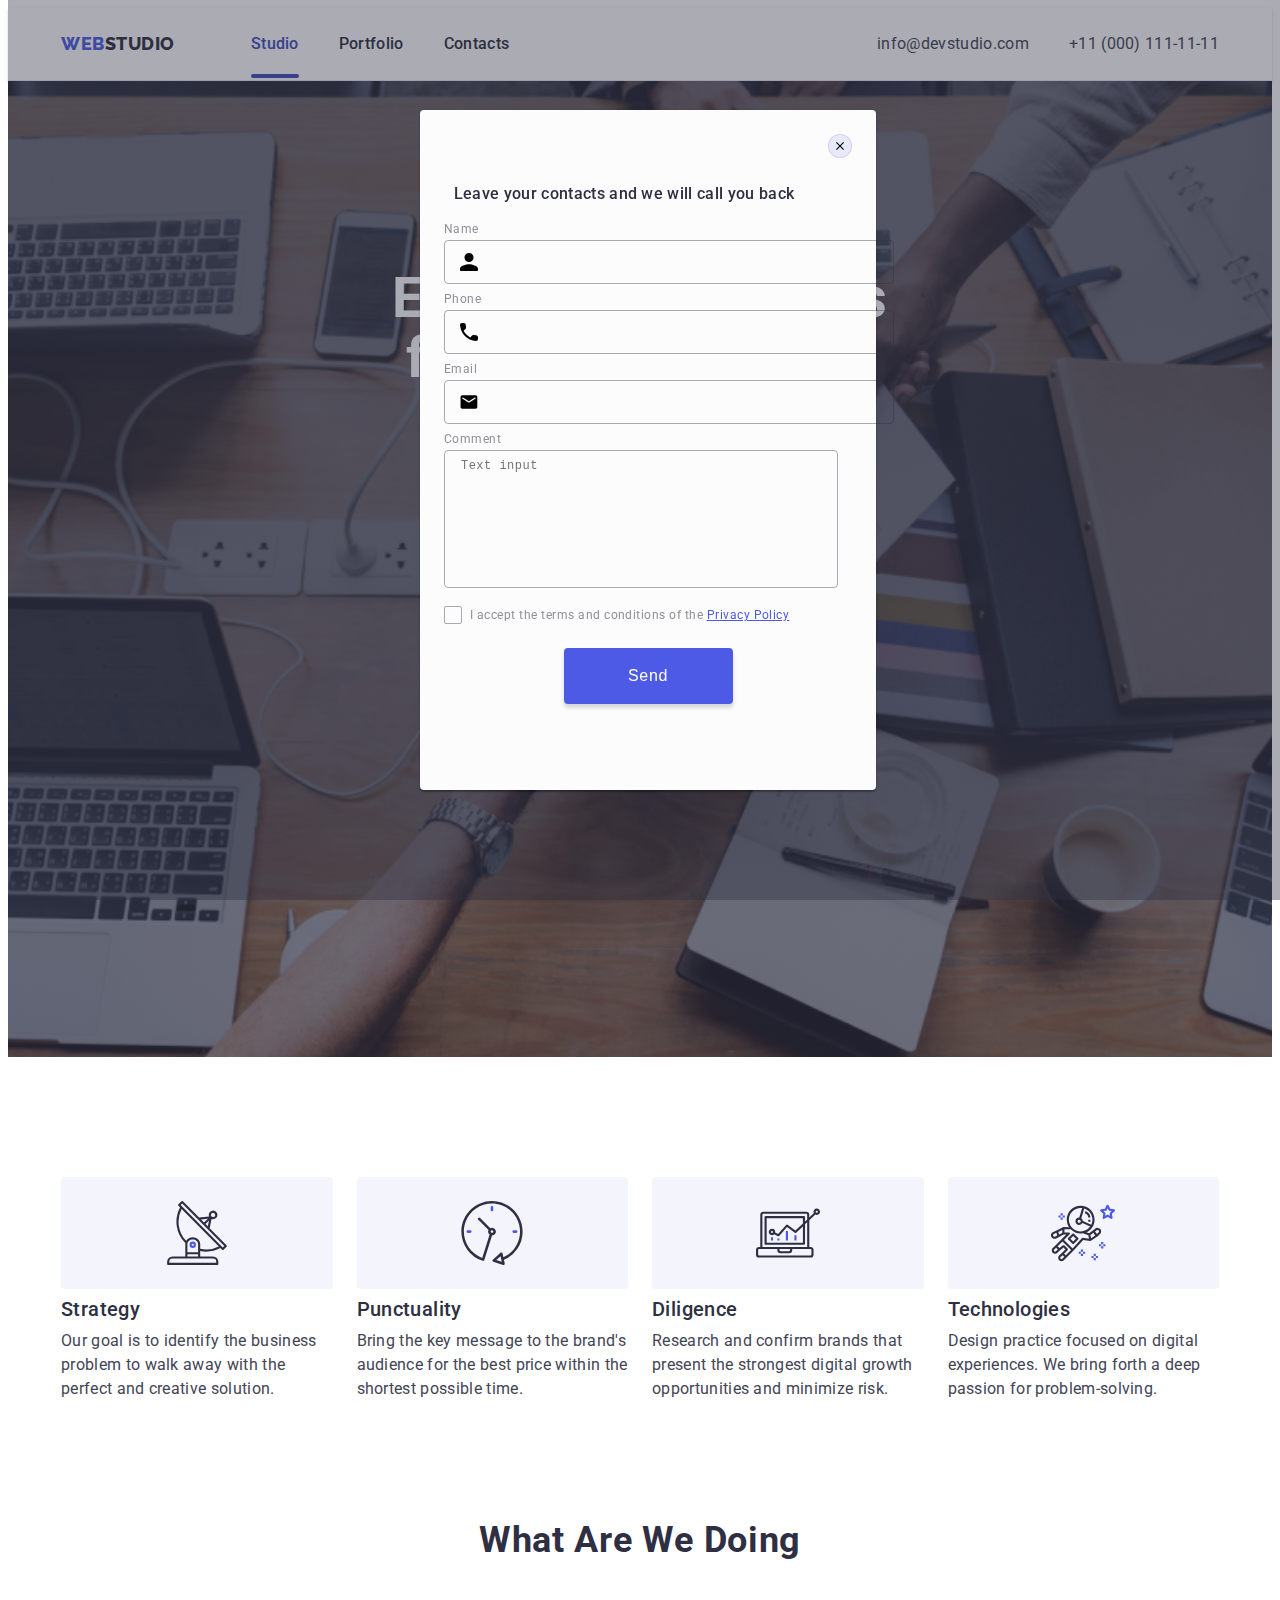
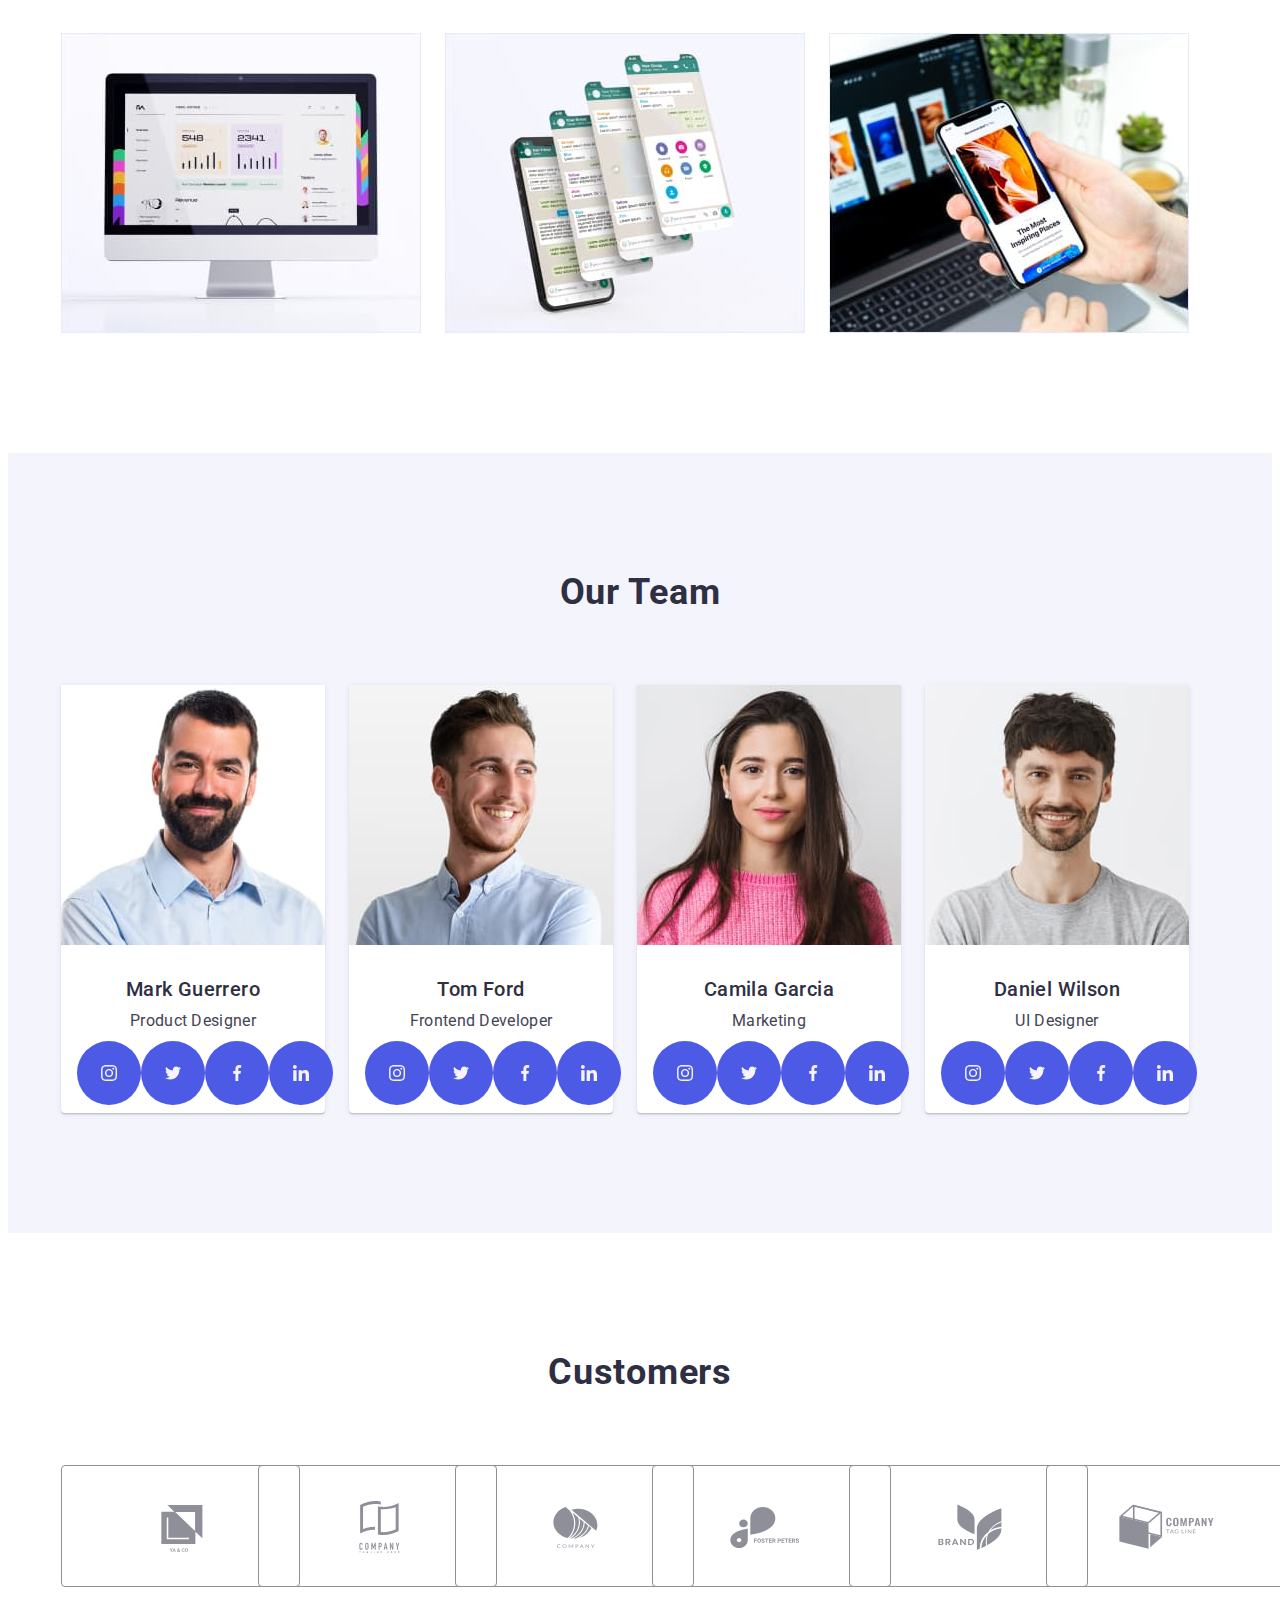
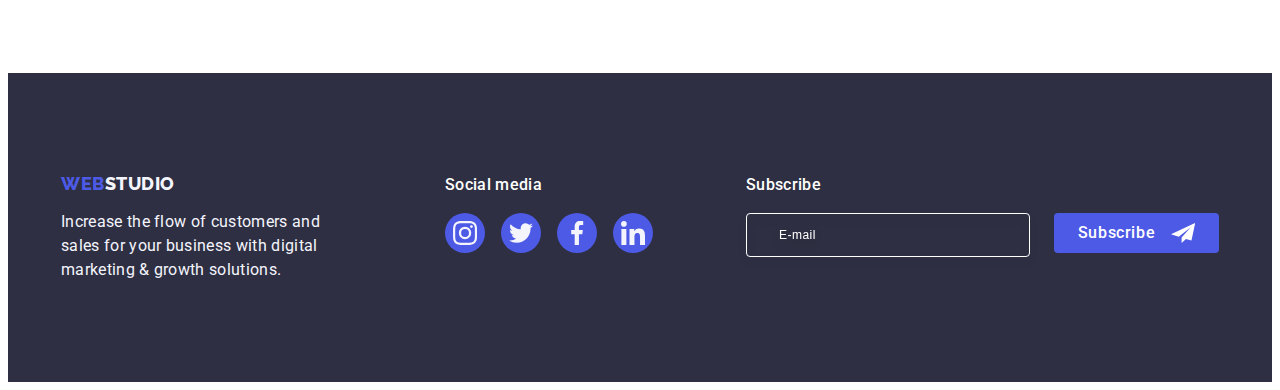
<file: index.html>
<!DOCTYPE html>
<html lang="en">
  <head>
    <meta charset="UTF-8" />
    <meta http-equiv="X-UA-Compatible" content="IE=edge" />
    <meta name="viewport" content="width=device-width, initial-scale=1.0" />
    <link rel="preconnect" href="https://fonts.googleapis.com" />
    <link rel="preconnect" href="https://fonts.gstatic.com" crossorigin />
    <link
      href="https://fonts.googleapis.com/css2?family=Raleway:wght@800&family=Roboto:wght@400;500;700;900&display=swap"
      rel="stylesheet"
    />
    <title>WebStudio</title>
    <link
      rel="stylesheet"
      href="https://cdnjs.cloudflare.com/ajax/libs/modern-normalize/2.0.0/modern-normalize.min.css"
      integrity="sha512-4xo8blKMVCiXpTaLzQSLSw3KFOVPWhm/TRtuPVc4WG6kUgjH6J03IBuG7JZPkcWMxJ5huwaBpOpnwYElP/m6wg=="
      crossorigin="anonymous"
      referrerpolicy="no-referrer"
    />
    <link rel="stylesheet" href="./css/styles.css" />
  </head>

  <body>
    <header class="header">
      <div class="container header-container">
        <nav class="header-navigation list">
          <a href="./index.html" class="header-logo link">
            Web<span class="header-logo-span">Studio</span></a
          >
          <ul class="header-menu list">
            <li class="header-menu-item list">
              <a class="header-menu-link link active" href="./index.html"
                >Studio</a
              >
            </li>
            <li class="header-menu-item list">
              <a class="header-menu-link link" href="./portfolio.html"
                >Portfolio</a
              >
            </li>
            <li class="header-menu-item list">
              <a class="header-menu-link link" href="">Contacts</a>
            </li>
          </ul>
        </nav>

        <address class="header-contacts-list">
          <ul class="header-contacts-item list">
            <li>
              <a
                class="header-contacts-link link"
                href="mailto:info@devstudio.com"
                >info@devstudio.com</a
              >
            </li>
            <li>
              <a class="header-contacts-link link" href="tel:+110001111111"
                >+11 (000) 111-11-11</a
              >
            </li>
          </ul>
        </address>
      </div>
    </header>

    <main>
      <section class="hero">
        <div class="container hero-container">
          <h1 class="hero-title">Effective Solutions for Your Business</h1>
          <button type="button" class="hero-btn" data-modal-open>
            Order Service
          </button>
        </div>
      </section>

      <section class="adv">
        <div class="container">
          <h2 class="visually-hidden">info</h2>
          <ul class="adv-list list">
            <li class="adv-item">
              <div class="adv-icons">
                <svg class="adv-fon" width="64" height="64">
                  <use href="./images/icons2.svg#icon-antenna-1"></use>
                </svg>
              </div>
              <h3 class="adv-title">Strategy</h3>
              <p class="adv-text">
                Our goal is to identify the business problem to walk away with
                the perfect and creative solution.
              </p>
            </li>
            <li class="adv-item">
              <div class="adv-icons">
                <svg class="adv-fon" width="64" height="64">
                  <use href="./images/icons2.svg#icon-clock-1"></use>
                </svg>
              </div>
              <h3 class="adv-title">Punctuality</h3>
              <p class="adv-text">
                Bring the key message to the brand's audience for the best price
                within the shortest possible time.
              </p>
            </li>
            <li class="adv-item">
              <div class="adv-icons">
                <svg class="adv-fon" width="64" height="64">
                  <use href="./images/icons2.svg#icon-diagram-1"></use>
                </svg>
              </div>
              <h3 class="adv-title">Diligence</h3>
              <p class="adv-text">
                Research and confirm brands that present the strongest digital
                growth opportunities and minimize risk.
              </p>
            </li>
            <li class="adv-item">
              <div class="adv-icons">
                <svg class="adv-fon" width="64" height="64">
                  <use href="./images/icons2.svg#icon-astronaut-1"></use>
                </svg>
              </div>
              <h3 class="adv-title">Technologies</h3>
              <p class="adv-text">
                Design practice focused on digital experiences. We bring forth a
                deep passion for problem-solving.
              </p>
            </li>
          </ul>
        </div>
      </section>

      <section class="desc">
        <div class="container">
          <h2 class="desc-title">What are we doing</h2>
          <ul class="desc-links list">
            <li class="desc-item">
              <img
                src="./images/rectangle1.jpg"
                alt="computer"
                width="360"
                height="300"
              />
            </li>
            <li class="desc-item">
              <img
                src="./images/rectangle2.jpg"
                alt="telephone"
                width="360"
                height="300"
              />
            </li>
            <li class="desc-item">
              <img
                src="./images/rectangle3.jpg"
                alt="phone in hand"
                width="360"
                height="300"
              />
            </li>
          </ul>
        </div>
      </section>

      <section class="team">
        <div class="container">
          <h2 class="team-title">Our Team</h2>
          <ul class="team-item list">
            <li class="team-list">
              <img
                src="./images/mark_guerrero1.jpg"
                alt="Mark Guerrero"
                width="264"
                height="260"
              />
              <div class="container team-container">
                <h3 class="team-page-title">Mark Guerrero</h3>
                <p class="team-text">Product Designer</p>

                <ul class="team-icons list">
                  <li class="team-icons-list">
                    <a
                      href=""
                      class="team-icons-link"
                      target="_blank"
                      rel="noopener no-referrer"
                    >
                      <svg class="team-color" width="16" height="16">
                        <use href="./images/icons.svg#icon-instagram-2"></use>
                      </svg>
                    </a>
                  </li>
                  <li class="team-icons-list">
                    <a
                      href=""
                      class="team-icons-link"
                      target="_blank"
                      rel="noopener no-referrer"
                    >
                      <svg class="team-color" width="16" height="16">
                        <use href="./images/icons.svg#icon-twitter-1"></use>
                      </svg>
                    </a>
                  </li>
                  <li class="team-icons-list">
                    <a
                      href=""
                      class="team-icons-link"
                      target="_blank"
                      rel="noopener no-referrer"
                    >
                      <svg class="team-color" width="16" height="16">
                        <use href="./images/icons.svg#icon-facebook-1"></use>
                      </svg>
                    </a>
                  </li>
                  <li class="team-icons-list">
                    <a
                      href=""
                      class="team-icons-link"
                      target="_blank"
                      rel="noopener no-referrer"
                    >
                      <svg class="team-color" width="16" height="16">
                        <use href="./images/icons.svg#icon-linkedin-1"></use>
                      </svg>
                    </a>
                  </li>
                </ul>
              </div>
            </li>

            <li class="team-list">
              <img
                src="./images/tom_ford.jpg"
                alt="Tom Ford"
                width="264"
                height="260"
              />
              <div class="container team-container">
                <h3 class="team-page-title">Tom Ford</h3>
                <p class="team-text">Frontend Developer</p>

                <ul class="team-icons list">
                  <li class="team-icons-list">
                    <a
                      href=""
                      class="team-icons-link"
                      target="_blank"
                      rel="noopener no-referrer"
                    >
                      <svg class="team-color" width="16" height="16">
                        <use href="./images/icons.svg#icon-instagram-2"></use>
                      </svg>
                    </a>
                  </li>
                  <li class="team-icons-list">
                    <a
                      href=""
                      class="team-icons-link"
                      target="_blank"
                      rel="noopener no-referrer"
                    >
                      <svg class="team-color" width="16" height="16">
                        <use href="./images/icons.svg#icon-twitter-1"></use>
                      </svg>
                    </a>
                  </li>
                  <li class="team-icons-list">
                    <a
                      href=""
                      class="team-icons-link"
                      target="_blank"
                      rel="noopener no-referrer"
                    >
                      <svg class="team-color" width="16" height="16">
                        <use href="./images/icons.svg#icon-facebook-1"></use>
                      </svg>
                    </a>
                  </li>
                  <li class="team-icons-list">
                    <a
                      href=""
                      class="team-icons-link"
                      target="_blank"
                      rel="noopener no-referrer"
                    >
                      <svg class="team-color" width="16" height="16">
                        <use href="./images/icons.svg#icon-linkedin-1"></use>
                      </svg>
                    </a>
                  </li>
                </ul>
              </div>
            </li>

            <li class="team-list">
              <img
                src="./images/camila_garcia3.jpg"
                alt="Camila Garcia"
                width="264"
                height="260"
              />
              <div class="container team-container">
                <h3 class="team-page-title">Camila Garcia</h3>
                <p class="team-text">Marketing</p>

                <ul class="team-icons list">
                  <li class="team-icons-list">
                    <a
                      href=""
                      class="team-icons-link"
                      target="_blank"
                      rel="noopener no-referrer"
                    >
                      <svg class="team-color" width="16" height="16">
                        <use href="./images/icons.svg#icon-instagram-2"></use>
                      </svg>
                    </a>
                  </li>
                  <li class="team-icons-list">
                    <a
                      href=""
                      class="team-icons-link"
                      target="_blank"
                      rel="noopener no-referrer"
                    >
                      <svg class="team-color" width="16" height="16">
                        <use href="./images/icons.svg#icon-twitter-1"></use>
                      </svg>
                    </a>
                  </li>
                  <li class="team-icons-list">
                    <a
                      href=""
                      class="team-icons-link"
                      target="_blank"
                      rel="noopener no-referrer"
                    >
                      <svg class="team-color" width="16" height="16">
                        <use href="./images/icons.svg#icon-facebook-1"></use>
                      </svg>
                    </a>
                  </li>
                  <li class="team-icons-list">
                    <a
                      href=""
                      class="team-icons-link"
                      target="_blank"
                      rel="noopener no-referrer"
                    >
                      <svg class="team-color" width="16" height="16">
                        <use href="./images/icons.svg#icon-linkedin-1"></use>
                      </svg>
                    </a>
                  </li>
                </ul>
              </div>
            </li>

            <li class="team-list">
              <img
                src="./images/daniel_wilson4.jpg"
                alt="Daniel Wilson"
                width="264"
                height="260"
              />
              <div class="container team-container">
                <h3 class="team-page-title">Daniel Wilson</h3>
                <p class="team-text">UI Designer</p>

                <ul class="team-icons list">
                  <li class="team-icons-list">
                    <a
                      href=""
                      class="team-icons-link"
                      target="_blank"
                      rel="noopener no-referrer"
                    >
                      <svg class="team-color" width="16" height="16">
                        <use href="./images/icons.svg#icon-instagram-2"></use>
                      </svg>
                    </a>
                  </li>
                  <li class="team-icons-list">
                    <a
                      href=""
                      class="team-icons-link"
                      target="_blank"
                      rel="noopener no-referrer"
                    >
                      <svg class="team-color" width="16" height="16">
                        <use href="./images/icons.svg#icon-twitter-1"></use>
                      </svg>
                    </a>
                  </li>
                  <li class="team-icons-list">
                    <a
                      href=""
                      class="team-icons-link"
                      target="_blank"
                      rel="noopener no-referrer"
                    >
                      <svg class="team-color" width="16" height="16">
                        <use href="./images/icons.svg#icon-facebook-1"></use>
                      </svg>
                    </a>
                  </li>
                  <li class="team-icons-list">
                    <a
                      href=""
                      class="team-icons-link"
                      target="_blank"
                      rel="noopener no-referrer"
                    >
                      <svg class="team-color" width="16" height="16">
                        <use href="./images/icons.svg#icon-linkedin-1"></use>
                      </svg>
                    </a>
                  </li>
                </ul>
              </div>
            </li>
          </ul>
        </div>
      </section>

      <section class="custom">
        <div class="container">
          <h2 class="custom-title">Customers</h2>
          <ul class="custom-item list">
            <li class="custom-list">
              <a
                href=""
                class="custom-link"
                target="_blank"
                rel="noopener noreferrer"
              >
                <svg class="custom-icon-item" width="104" height="56">
                  <use href="./images/icons3.svg#icon-Logo"></use>
                </svg>
              </a>
            </li>
            <li class="custom-list">
              <a
                href=""
                class="custom-link"
                target="_blank"
                rel="noopener noreferrer"
              >
                <svg class="custom-icon-item" width="104" height="56">
                  <use href="./images/icons3.svg#icon-Logo-1"></use>
                </svg>
              </a>
            </li>
            <li class="custom-list">
              <a
                href=""
                class="custom-link"
                target="_blank"
                rel="noopener noreferrer"
              >
                <svg class="custom-icon-item" width="104" height="56">
                  <use href="./images/icons3.svg#icon-Logo-2"></use>
                </svg>
              </a>
            </li>
            <li class="custom-list">
              <a
                href=""
                class="custom-link"
                target="_blank"
                rel="noopener noreferrer"
              >
                <svg class="custom-icon-item" width="104" height="56">
                  <use href="./images/icons3.svg#icon-Logo-3"></use>
                </svg>
              </a>
            </li>
            <li class="custom-list">
              <a
                href=""
                class="custom-link"
                target="_blank"
                rel="noopener noreferrer"
              >
                <svg class="custom-icon-item" width="104" height="56">
                  <use href="./images/icons3.svg#icon-Logo-4"></use>
                </svg>
              </a>
            </li>
            <li class="custom-list">
              <a
                href=""
                class="custom-link"
                target="_blank"
                rel="noopener noreferrer"
              >
                <svg class="custom-icon-item" width="104" height="56">
                  <use href="./images/icons3.svg#icon-Logo-5"></use>
                </svg>
              </a>
            </li>
          </ul>
        </div>
      </section>
    </main>

    <footer class="footer">
      <div class="container footer-container">
        <div class="footer-footer">
          <a href="./index.html" class="footer-logo link">
            Web<span class="footer-logo-span">Studio</span></a
          >
          <p class="footer-text">
            Increase the flow of customers and sales for your business with
            digital marketing & growth solutions.
          </p>
        </div>

        <div class="footer-social">
          <p class="footer-social-title">Social media</p>
          <ul class="footer-social-item list">
            <li class="footer-social-list">
              <a href="" class="footer-social-link">
                <svg class="footer-social-icons" width="24" height="24">
                  <use href="./images/icons.svg#icon-instagram-2"></use>
                </svg>
              </a>
            </li>
            <li class="footer-social-list">
              <a href="" class="footer-social-link">
                <svg class="footer-social-icons" width="24" height="24">
                  <use href="./images/icons.svg#icon-twitter-1"></use>
                </svg>
              </a>
            </li>
            <li class="footer-social-list">
              <a href="" class="footer-social-link">
                <svg class="footer-social-icons" width="24" height="24">
                  <use href="./images/icons.svg#icon-facebook-1"></use>
                </svg>
              </a>
            </li>
            <li class="footer-social-list">
              <a href="" class="footer-social-link">
                <svg class="footer-social-icons" width="24" height="24">
                  <use href="./images/icons.svg#icon-linkedin-1"></use>
                </svg>
              </a>
            </li>
          </ul>
        </div>

        <div class="footer-sub">
          <p class="footer-soc-title">Subscribe</p>
          <form class="footer-form">
            <label
              for="footer-email"
              aria-label="footer-email"
              class="footer-label"
            >
              <input
                type="email"
                name="footer-email"
                id="footer-email"
                placeholder="E-mail"
                class="footer-input"
            /></label>
            <button type="submit" class="footer-btn">
              Subscribe
              <svg class="footer-svg" width="24" height="24">
                <use href="./images/icons.svg#icon-icon-send"></use>
              </svg>
            </button>
          </form>
        </div>
      </div>
    </footer>

    <div class="backdrop" data-modal>
      <div class="modal">
        <button type="button" class="modal-btn" data-modal-close>
          <svg class="modal-icons" width="8" height="8">
            <use
              href="./images/symbol-defs.3svg.svg#icon-close-black-18dp-2-1"
            ></use>
          </svg>
        </button>
        <p class="modal-title">Leave your contacts and we will call you back</p>

        <form class="modal-form">
          <div class="modal-container">
            <label class="modal-lebel" for="user-name">Name</label>
            <div class="modal-wrap">
              <input
                name="user-name"
                id="user-name"
                type="text"
                class="modal-input"
              />
              <svg class="icon-modals" width="18" height="24">
                <use href="./images/icons4.svg#icon-Vector"></use>
              </svg>
            </div>
          </div>

          <div class="modal-container">
            <label class="modal-lebel" for="user-phone">Phone</label>
            <div class="modal-wrap">
              <input
                name="user-phone"
                id="user-phone"
                type="tel"
                class="modal-input"
              />
              <svg class="icon-modals" width="18" height="24">
                <use href="./images/icons4.svg#icon-Vector-1"></use>
              </svg>
            </div>
          </div>

          <div class="modal-container">
            <label class="modal-lebel" for="user-email">Email</label>
            <div class="modal-wrap">
              <input
                name="user-name"
                id="user-email"
                type="email"
                class="modal-input"
              />
              <svg class="icon-modals" width="18" height="24">
                <use href="./images/icons4.svg#icon-Vector-2"></use>
              </svg>
            </div>
          </div>

          <div class="modal-area">
            <label class="modal-lebel" for="user-comment">Comment</label>
            <textarea
              name="user-comment"
              id="user-comment"
              placeholder="Text input"
              class="modal-textarea"
            ></textarea>
          </div>

          <div class="modal-checkbox">
            <input
              type="checkbox"
              name="user-privacy"
              id="user-privacy"
              class="input-check visually-hidden"
              value="true"
            />
            <label for="user-privacy" class="check-text"
              ><span class="check-span"
                ><svg class="check-svg" width="10" height="8">
                  <use href="./images/icons.svg#icon-check"></use></svg></span
              >I accept the terms and conditions of the
              <a href="" class="check-link">Privacy Policy</a>
            </label>
          </div>

          <button type="submit" class="btn-send">Send</button>
        </form>
      </div>
    </div>
    <script src="./js/modal.js"></script>
  </body>
</html>
</file>
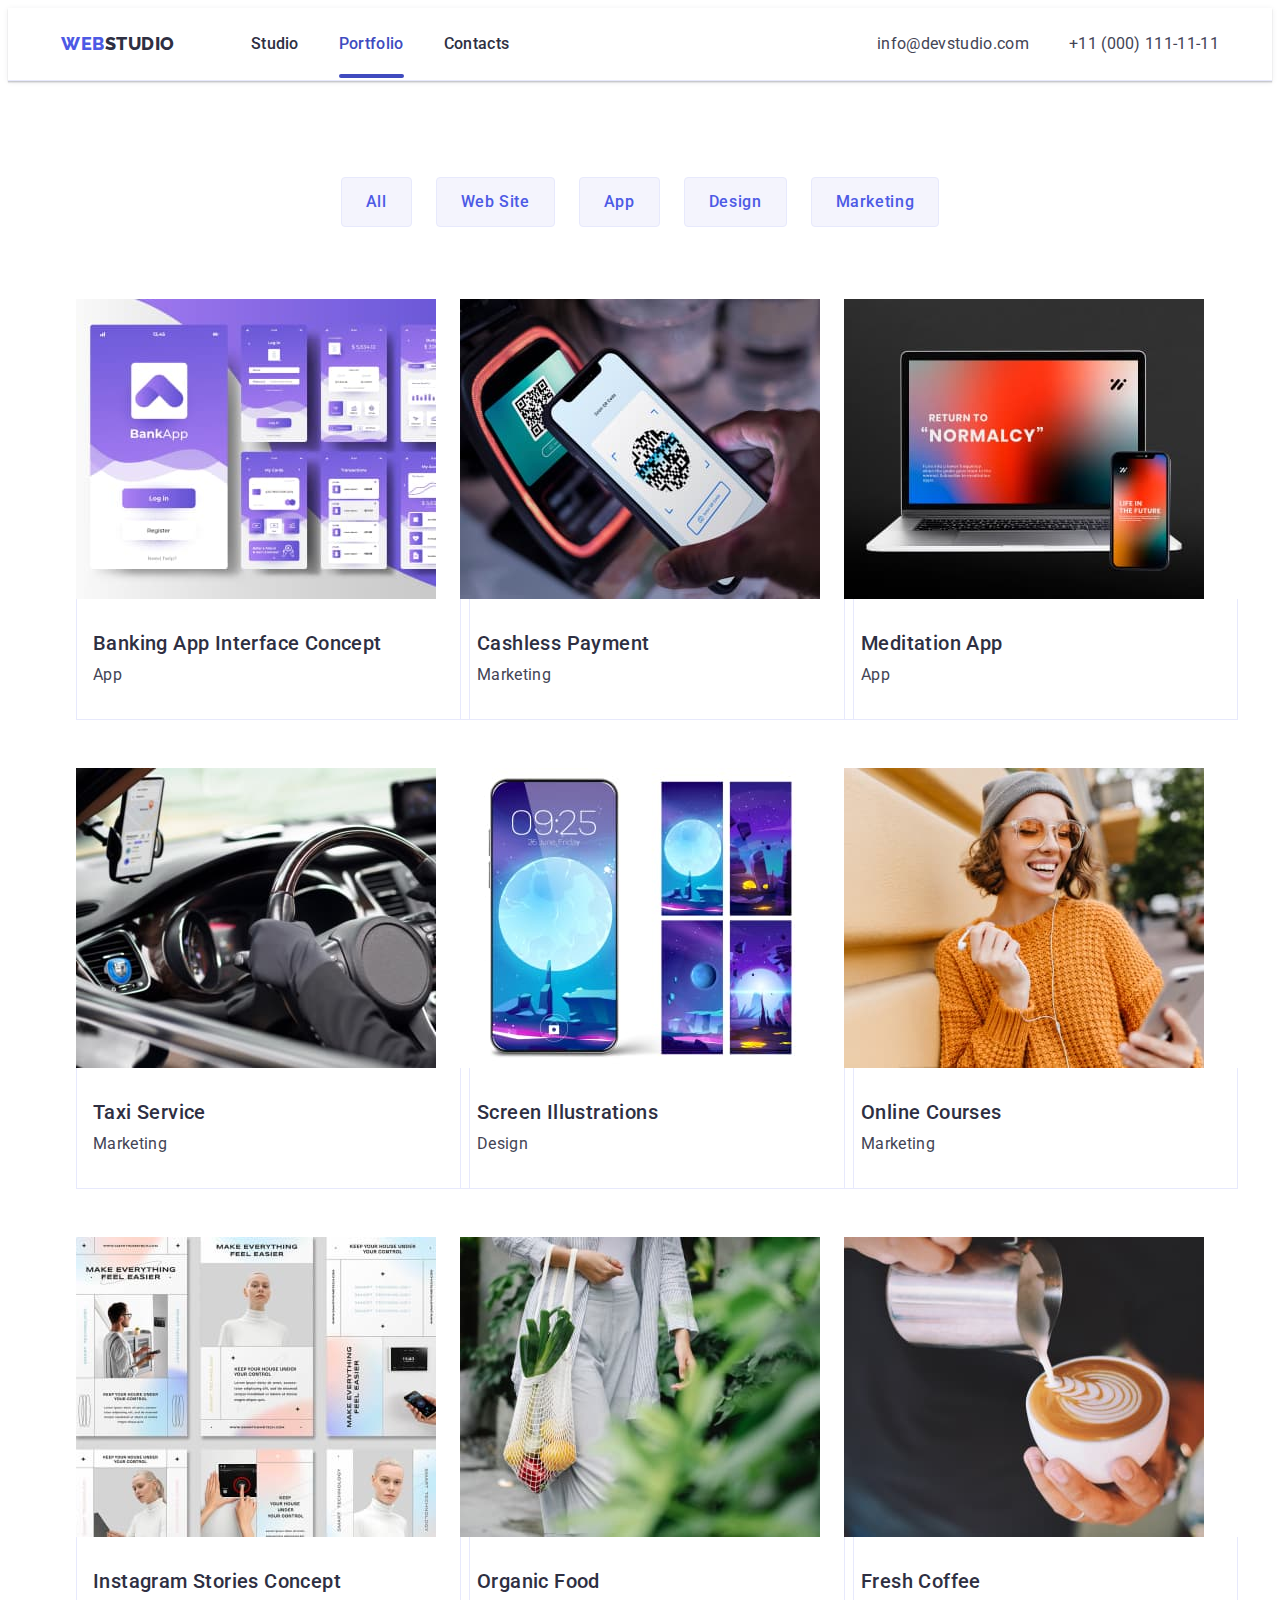
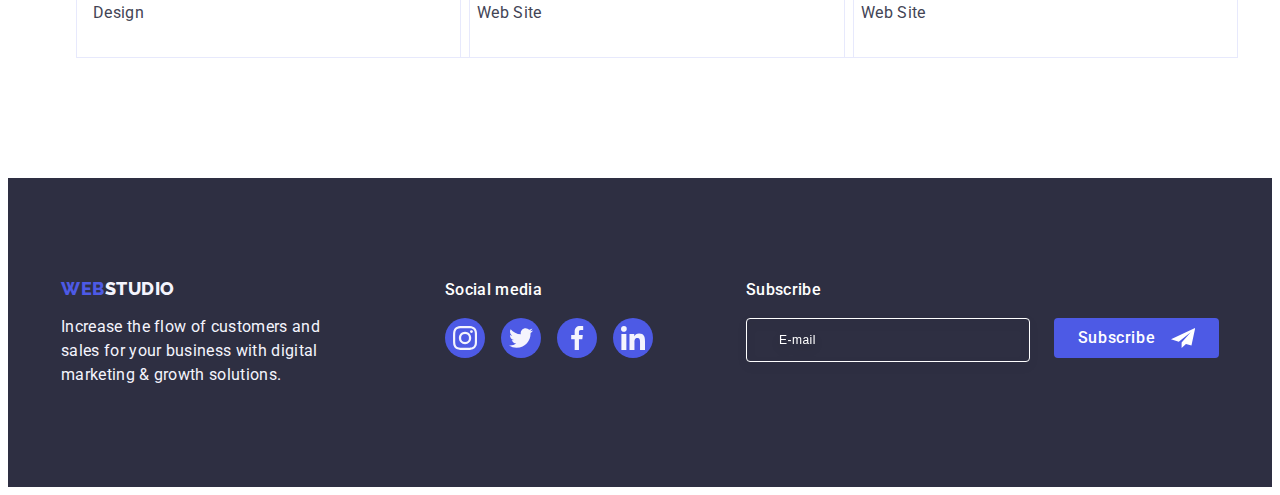
<file: portfolio.html>
<!DOCTYPE html>
<html lang="en">
  <head>
    <meta charset="UTF-8" />
    <meta http-equiv="X-UA-Compatible" content="IE=edge" />
    <meta name="viewport" content="width=device-width, initial-scale=1.0" />
    <link rel="preconnect" href="https://fonts.googleapis.com" />
    <link rel="preconnect" href="https://fonts.gstatic.com" crossorigin />
    <link
      href="https://fonts.googleapis.com/css2?family=Raleway:wght@800&family=Roboto:wght@400;500;700;900&display=swap"
      rel="stylesheet"
    />

    <title>Portfolio</title>
    <link
      rel="stylesheet"
      href="https://cdnjs.cloudflare.com/ajax/libs/modern-normalize/2.0.0/modern-normalize.min.css"
      integrity="sha512-4xo8blKMVCiXpTaLzQSLSw3KFOVPWhm/TRtuPVc4WG6kUgjH6J03IBuG7JZPkcWMxJ5huwaBpOpnwYElP/m6wg=="
      crossorigin="anonymous"
      referrerpolicy="no-referrer"
    />
    <link rel="stylesheet" href="./css/styles.css" />
  </head>

  <body>
    <header class="header">
      <div class="container header-container">
        <nav class="header-navigation list">
          <a href="./index.html" class="header-logo link">
            Web<span class="header-logo-span">Studio</span></a
          >
          <ul class="header-menu list">
            <li class="header-menu-item list">
              <a class="header-menu-link link" href="./index.html">Studio</a>
            </li>
            <li class="header-menu-item list">
              <a class="header-menu-link link active" href="./portfolio.html"
                >Portfolio</a
              >
            </li>
            <li class="header-menu-item list">
              <a class="header-menu-link link" href="">Contacts</a>
            </li>
          </ul>
        </nav>
        <address class="header-contacts-list">
          <ul class="header-contacts-item list">
            <li>
              <a
                class="header-contacts-link link"
                href="mailto:info@devstudio.com"
                >info@devstudio.com</a
              >
            </li>
            <li>
              <a class="header-contacts-link link" href="tel:+110001111111"
                >+11 (000) 111-11-11</a
              >
            </li>
          </ul>
        </address>
      </div>
    </header>

    <main>
      <section class="aplication">
        <div class="container">
          <h1 class="visually-hidden">Portfolio</h1>
          <ul class="aplication-click list">
            <li class="aplication-list-bt">
              <button type="button" class="aplication-btn">All</button>
            </li>
            <li class="aplication-list-bt">
              <button type="button" class="aplication-btn">Web Site</button>
            </li>
            <li class="aplication-list-bt">
              <button type="button" class="aplication-btn">App</button>
            </li>
            <li class="aplication-list-bt">
              <button type="button" class="aplication-btn">Design</button>
            </li>
            <li class="aplication-list-bt">
              <button type="button" class="aplication-btn">Marketing</button>
            </li>
          </ul>

          <ul class="imagess list">
            <li class="imagess-item">
              <a href="" class="imagess-img link">
                <div class="imagess-image">
                  <img
                    src="./images/app1.jpg"
                    alt="banking app"
                    width="360"
                    height="300"
                  />

                  <p class="hidden-text">
                    14 Stylish and User-Friendly App Design Concepts · Task
                    Manager App · Calorie Tracker App · Exotic Fruit Ecommerce
                    App · Cloud Storage App
                  </p>
                </div>
                <div class="container imagess-container">
                  <h2 class="imagess-title">Banking App Interface Concept</h2>
                  <p class="imagess-text-col">App</p>
                </div>
              </a>
            </li>
            <li class="imagess-item">
              <a href="" class="imagess-img link">
                <div class="imagess-image">
                  <img
                    src="./images/iphone2.jpg"
                    alt="qr scan"
                    width="360"
                    height="300"
                  />

                  <p class="hidden-text">
                    14 Stylish and User-Friendly App Design Concepts · Task
                    Manager App · Calorie Tracker App · Exotic Fruit Ecommerce
                    App · Cloud Storage App
                  </p>
                </div>
                <div class="container imagess-container">
                  <h2 class="imagess-title">Cashless Payment</h2>
                  <p class="imagess-text-col">Marketing</p>
                </div>
              </a>
            </li>
            <li class="imagess-item">
              <a href="" class="imagess-img link">
                <div class="imagess-image">
                  <img
                    src="./images/laptop3.jpg"
                    alt="laptop and phone"
                    width="360"
                    height="300"
                  />

                  <p class="hidden-text">
                    14 Stylish and User-Friendly App Design Concepts · Task
                    Manager App · Calorie Tracker App · Exotic Fruit Ecommerce
                    App · Cloud Storage App
                  </p>
                </div>
                <div class="container imagess-container">
                  <h2 class="imagess-title">Meditation App</h2>
                  <p class="imagess-text-col">App</p>
                </div>
              </a>
            </li>
            <li class="imagess-item">
              <a href="" class="imagess-img link">
                <div class="imagess-image">
                  <img
                    src="./images/taxi4.jpg"
                    alt="taxi"
                    width="360"
                    height="300"
                  />

                  <p class="hidden-text">
                    14 Stylish and User-Friendly App Design Concepts · Task
                    Manager App · Calorie Tracker App · Exotic Fruit Ecommerce
                    App · Cloud Storage App
                  </p>
                </div>
                <div class="container imagess-container">
                  <h2 class="imagess-title">Taxi Service</h2>
                  <p class="imagess-text-col">Marketing</p>
                </div>
              </a>
            </li>
            <li class="imagess-item">
              <a href="" class="imagess-img link">
                <div class="imagess-image">
                  <img
                    src="./images/illus5.jpg"
                    alt="Screen Illustrations"
                    width="360"
                    height="300"
                  />

                  <p class="hidden-text">
                    14 Stylish and User-Friendly App Design Concepts · Task
                    Manager App · Calorie Tracker App · Exotic Fruit Ecommerce
                    App · Cloud Storage App
                  </p>
                </div>
                <div class="container imagess-container">
                  <h2 class="imagess-title">Screen Illustrations</h2>
                  <p class="imagess-text-col">Design</p>
                </div>
              </a>
            </li>
            <li class="imagess-item">
              <a href="" class="imagess-img link">
                <div class="imagess-image">
                  <img
                    src="./images/service6.jpg"
                    alt="girl with phone"
                    width="360"
                    height="300"
                  />

                  <p class="hidden-text">
                    14 Stylish and User-Friendly App Design Concepts · Task
                    Manager App · Calorie Tracker App · Exotic Fruit Ecommerce
                    App · Cloud Storage App
                  </p>
                </div>
                <div class="container imagess-container">
                  <h2 class="imagess-title">Online Courses</h2>
                  <p class="imagess-text-col">Marketing</p>
                </div>
              </a>
            </li>
            <li class="imagess-item">
              <a href="" class="imagess-img link">
                <div class="imagess-image">
                  <img
                    src="./images/cards7.jpg"
                    alt="design"
                    width="360"
                    height="300"
                  />

                  <p class="hidden-text">
                    14 Stylish and User-Friendly App Design Concepts · Task
                    Manager App · Calorie Tracker App · Exotic Fruit Ecommerce
                    App · Cloud Storage App
                  </p>
                </div>
                <div class="container imagess-container">
                  <h2 class="imagess-title">Instagram Stories Concept</h2>
                  <p class="imagess-text-col">Design</p>
                </div>
              </a>
            </li>
            <li class="imagess-item">
              <a href="" class="imagess-img link">
                <div class="imagess-image">
                  <img
                    src="./images/fruit8.jpg"
                    alt="fruits"
                    width="360"
                    height="300"
                  />

                  <p class="hidden-text">
                    14 Stylish and User-Friendly App Design Concepts · Task
                    Manager App · Calorie Tracker App · Exotic Fruit Ecommerce
                    App · Cloud Storage App
                  </p>
                </div>
                <div class="container imagess-container">
                  <h2 class="imagess-title">Organic Food</h2>
                  <p class="imagess-text-col">Web Site</p>
                </div>
              </a>
            </li>
            <li class="imagess-item">
              <a href="" class="imagess-img link">
                <div class="imagess-image">
                  <img
                    src="./images/coffe9.jpg"
                    alt="cappuccino"
                    width="360"
                    height="300"
                  />

                  <p class="hidden-text">
                    14 Stylish and User-Friendly App Design Concepts · Task
                    Manager App · Calorie Tracker App · Exotic Fruit Ecommerce
                    App · Cloud Storage App
                  </p>
                </div>
                <div class="container imagess-container">
                  <h2 class="imagess-title">Fresh Coffee</h2>
                  <p class="imagess-text-col">Web Site</p>
                </div>
              </a>
            </li>
          </ul>
        </div>
      </section>
    </main>

    <footer class="footer">
      <div class="container footer-container">
        <div class="footer-footer">
          <a href="./index.html" class="footer-logo link">
            Web<span class="footer-logo-span">Studio</span></a
          >
          <p class="footer-text">
            Increase the flow of customers and sales for your business with
            digital marketing & growth solutions.
          </p>
        </div>
        <div class="footer-social">
          <p class="footer-social-title">Social media</p>
          <ul class="footer-social-item list">
            <li class="footer-social-list">
              <a href="" class="footer-social-link">
                <svg class="footer-social-icons" width="24" height="24">
                  <use href="./images/icons.svg#icon-instagram-2"></use>
                </svg>
              </a>
            </li>
            <li class="footer-social-list">
              <a href="" class="footer-social-link">
                <svg class="footer-social-icons" width="24" height="24">
                  <use href="./images/icons.svg#icon-twitter-1"></use>
                </svg>
              </a>
            </li>
            <li class="footer-social-list">
              <a href="" class="footer-social-link">
                <svg class="footer-social-icons" width="24" height="24">
                  <use href="./images/icons.svg#icon-facebook-1"></use>
                </svg>
              </a>
            </li>
            <li class="footer-social-list">
              <a href="" class="footer-social-link">
                <svg class="footer-social-icons" width="24" height="24">
                  <use href="./images/icons.svg#icon-linkedin-1"></use>
                </svg>
              </a>
            </li>
          </ul>
        </div>
        <div class="footer-sub">
          <p class="footer-soc-title">Subscribe</p>
          <form class="footer-form">
            <label
              for="footer-email"
              aria-label="footer-email"
              class="footer-label"
            >
              <input
                type="email"
                name="footer-email"
                id="footer-email"
                placeholder="E-mail"
                class="footer-input"
            /></label>
            <button type="submit" class="footer-btn">
              Subscribe
              <svg class="footer-svg" width="24" height="24">
                <use href="./images/icons.svg#icon-icon-send"></use>
              </svg>
            </button>
          </form>
        </div>
      </div>
    </footer>
  </body>
</html>
</file>
<file: css/styles.css>
:root {
  --accent-color: #4d5ae5;
  --text-color: #404bbf;
  --second-color: #2e2f42;
  --link-color: #434455;
  --background-color: #ffffff;
  --footer-text-color: #f4f4fd;
  --primary-font: "Raleway", sans-serif;
}
body {
  font-family: "Roboto", sans-serif;
  color: var(--link-color);
  background-color: #ffffff;
}
p,
h1,
h2,
h3,
h4,
h5,
h6 {
  margin-top: 0;
  margin-bottom: 0;
}
.link {
  text-decoration: none;
}
.list {
  list-style: none;
  margin-top: 0;
  margin-bottom: 0;
  padding-left: 0;
}
.container {
  width: 100%;
  max-width: 1158px;
  padding-left: 15px;
  padding-right: 15px;
  margin: 0 auto;
}
img {
  display: block;
}

/**--------------Header-------------------------------**/
.header {
  border-bottom: 1px solid #e7e9fc;
  padding: 24px 0;
  box-shadow: 0px 2px 1px rgba(46, 47, 66, 0.08),
    0px 1px 1px rgba(46, 47, 66, 0.16), 0px 1px 6px rgba(46, 47, 66, 0.08);
}
.header-menu {
  display: flex;
  gap: 40px;
}

.header-contacts-item {
  display: flex;
  gap: 40px;
}
.header-navigation {
  display: flex;
  margin-right: auto;
  align-items: center;
}
.header-container {
  display: flex;
}

.header-logo {
  font-family: var(--primary-font);
  font-weight: 800;
  font-size: 18px;
  line-height: 1.17;
  letter-spacing: 0.03em;
  text-transform: uppercase;
  color: var(--accent-color);
  margin-right: 76px;
}

.header-logo span {
  font-family: "Raleway";
  font-weight: 800;
  font-size: 18px;
  line-height: 1.17;
  letter-spacing: 0.03em;
  text-transform: uppercase;
  color: var(--second-color);
}
.header-menu-link {
  position: relative;
  transition: color 250ms cubic-bezier(0.4, 0, 0.2, 1);
}

.active::after {
  content: "";
  position: absolute;
  display: block;
  left: 0;
  bottom: -1px;
  width: 100%;
  height: 4px;
  background-color: var(--text-color);
  border-radius: 2px;
}
.header-menu-link {
  font-weight: 500;
  font-size: 16px;
  line-height: 1.5;
  letter-spacing: 0.02em;
  color: var(--second-color);
  padding-top: 24px;
  padding-bottom: 24px;
  transition: color 250ms cubic-bezier(0.4, 0, 0.2, 1);
}
.active {
  color: var(--text-color);
}
.header-menu-link:hover {
  color: var(--text-color);
}
.header-menu-link:focus {
  color: var(--text-color);
}
.header-contacts-link:hover {
  color: var(--text-color);
}
.header-contacts-link:focus {
  color: var(--text-color);
}
.header-contacts-list {
  font-style: normal;
}
.header-contacts-link {
  font-style: normal;
  font-size: 16px;
  line-height: 1.5;
  letter-spacing: 0.02em;
  color: var(--link-color);
  transition: color 250ms cubic-bezier(0.4, 0, 0.2, 1);
}
/**--------------MAIN----------------------------------**/
.hero {
  background-color: var(--second-color);
  padding: 188px 0;
  background-image: linear-gradient(
      rgba(46, 47, 66, 0.7),
      rgba(46, 47, 66, 0.7)
    ),
    url(../images/people-office1.jpg);
  background-repeat: no-repeat;
  background-position: center;
  background-size: cover;
  max-width: 1440px;
  height: 600px;
  margin: auto;
}

.hero-title {
  font-weight: 700;
  font-size: 56px;
  line-height: 1.07;
  letter-spacing: 0.02em;
  color: var(--background-color);
  text-align: center;
  margin-left: auto;
  margin-right: auto;
  margin-bottom: 48px;
  max-width: 496px;
}
.hero-btn {
  font-family: "Roboto", sans-serif;
  font-weight: 500;
  font-size: 16px;
  line-height: 1.5;
  letter-spacing: 0.04em;
  color: var(--background-color);
  background-color: var(--accent-color);
  cursor: pointer;
  display: block;
  margin: 0 auto;
  padding: 16px 32px;
  box-shadow: 0px 4px 4px rgba(0, 0, 0, 0.15);
  border-radius: 4px;
  border: none;
  min-width: 169px;
  transition: background-color 250ms cubic-bezier(0.4, 0, 0.2, 1);
}
.hero-btn:focus {
  background-color: var(--text-color);
}
.hero-btn:hover {
  background-color: var(--text-color);
}
.adv-list {
  display: flex;
  gap: 24px;
}
.adv {
  padding-top: 120px;
  padding-bottom: 120px;
}
.adv-item {
  width: calc((100% - 72px) / 4);
}

.adv-list {
  display: flex;
  gap: 24px;
}

.visually-hidden {
  position: absolute;
  width: 1px;
  height: 1px;
  margin: -1px;
  border: 0;
  padding: 0;
  white-space: nowrap;
  clip-path: inset(100%);
  clip: rect(0 0 0 0);
  overflow: hidden;
}
.adv-icons {
  display: flex;
  align-items: center;
  justify-content: center;
  margin-bottom: 8px;
  height: 112px;
  border-radius: 4px;
  background-color: #f4f4fd;
}

.adv-title {
  font-weight: 500;
  font-size: 20px;
  line-height: 1.2;
  letter-spacing: 0.02em;
  color: var(--second-color);
  max-width: 1158px;
  margin-bottom: 8px;
}
.adv-text {
  font-size: 16px;
  line-height: 1.5;
  letter-spacing: 0.02em;
  color: var(--link-color);
}
.desc-title {
  font-weight: 700;
  font-size: 36px;
  line-height: 1.11;
  letter-spacing: 0.02em;
  text-align: center;
  text-transform: capitalize;
  color: var(--second-color);
  margin-bottom: 72px;
}
.desc {
  padding-bottom: 120px;
}
.desc-links {
  display: flex;
  gap: 24px;
}
.desc-item {
  width: calc((100% - 48) / 2);
}
.team {
  background-color: var(--footer-text-color);
  padding: 120px 0;
}
.team-title {
  font-weight: 700;
  font-size: 36px;
  line-height: 1.11;
  letter-spacing: 0.02em;
  text-transform: capitalize;
  color: var(--second-color);
  margin-bottom: 72px;

  text-align: center;
}
.team-item {
  display: flex;
  gap: 24px;
}
.team-container {
  padding-top: 32px;
  padding-bottom: 32px;
  padding-left: 0px;
  padding-right: 0px;
}
.team-list {
  background-color: var(--background-color);
  width: calc((100% - 72) / 4);
  border-radius: 0px 0px 4px 4px;
  box-shadow: 0px 1px 6px rgba(46, 47, 66, 0.08),
    0px 1px 1px rgba(46, 47, 66, 0.16), 0px 2px 1px rgba(46, 47, 66, 0.08);
}
.team-icons {
  display: flex;
  gap: 24px;
  justify-content: center;
  flex-direction: row;
  align-items: center;
  padding-top: 8px;
}
.team-icons-list {
  width: 40px;
  height: 40px;
}
.team-icons-link {
  display: flex;
  align-items: center;
  justify-content: center;
  background-color: var(--accent-color);
  padding: 12px;
  border-radius: 50%;
  height: 100%;
  width: 100%;
  transition: background-color 250ms cubic-bezier(0.4, 0, 0.2, 1);
}
.team-icons-link:hover {
  background-color: var(--text-color);
}
.team-icons-link:focus {
  background-color: var(--text-color);
}
.team-page-title {
  font-weight: 500;
  font-size: 20px;
  line-height: 1.2;
  letter-spacing: 0.02em;
  color: var(--second-color);
  background-color: var(--background-color);
  text-align: center;
  margin-bottom: 8px;
}
.team-color {
  fill: var(--footer-text-color);
}
.team-text {
  font-size: 16px;
  line-height: 1.5;
  letter-spacing: 0.02em;
  color: var(--link-color);
  background-color: var(--background-color);
  text-align: center;
}

.custom-title {
  font-weight: 700;
  font-size: 36px;
  line-height: 1.11;
  text-align: center;
  letter-spacing: 0.02em;
  text-transform: capitalize;
  color: var(--second-color);

  margin-bottom: 72px;
}
.custom {
  padding: 120px 0;
}

.custom-item {
  display: flex;
  justify-content: center;
  align-items: center;
  gap: 24px;
  margin: 0;
  padding-left: 0;
}
.custom-list {
  width: calc((100% - 120px) / 6);
  height: 88px;
}
.custom-link {
  width: 100%;
  height: 100%;
  display: flex;
  align-items: center;
  justify-content: center;
  padding: 16px 32px;
  border: 1px solid #8e8f99;
  color: #8e8f99;
  border-radius: 4px;
  transition: border-color 250ms cubic-bezier(0.4, 0, 0.2, 1),
    color 250ms cubic-bezier(0.4, 0, 0.2, 1);
}
.custom-link:hover,
.custom-link:focus {
  color: #404bbf;
  border-color: #404bbf;
}
.custom-link {
  fill: currentColor;
}

/**-------------------FOOTER-----------------------------**/
.footer-logo {
  font-family: "Raleway", sans-serif;
  font-weight: 800;
  font-size: 18px;
  line-height: 1.17;
  letter-spacing: 0.03em;
  text-transform: uppercase;
  color: var(--footer-text-color);
  display: inline-block;
  margin-bottom: 16px;
}
.footer {
  background: #2e2f42;
  padding: 100px 0;
}
.footer-logo span {
  color: var(--accent-color);
}
.footer-footer {
  margin-right: 120px;
}
.footer-text {
  font-size: 16px;
  line-height: 1.5;
  letter-spacing: 0.02em;
  color: var(--footer-text-color);
}

.footer-container {
  display: flex;
  align-items: baseline;
}

.footer-social-title {
  font-weight: 500;
  font-size: 16px;
  line-height: 1.5;
  letter-spacing: 0.02em;
  color: var(--background-color);
  margin-bottom: 16px;
}
.footer-social-item {
  display: flex;
  align-items: center;
  justify-content: center;
  gap: 16px;
}
.footer-social-list {
  width: 40px;
  height: 40px;
}
.footer-social-link {
  width: 100%;
  height: 100%;
  background-color: var(--accent-color);
  border-radius: 50%;
  display: flex;
  align-items: center;
  justify-content: center;
  transition: background-color 250ms cubic-bezier(0.4, 0, 0.2, 1);
}
.footer-social-icons {
  fill: #f4f4fd;
}
.footer-social-link:hover {
  background-color: #31d0aa;
}
.footer-social-link:focus {
  background-color: #31d0aa;
}

.footer-input {
  font-size: 12px;
  line-height: 1.5;
  letter-spacing: 0.04em;
  padding-left: 16px;
  width: 264px;
  height: 40px;
  border: 1px solid var(--background-color);
  border-radius: 4px;
  background-color: transparent;
  color: var(--background-color);
  filter: drop-shadow(0px 4px 4px rgba(0, 0, 0, 0.15));
}
.footer-input::placeholder {
  font-size: 12px;
  line-height: 1.5;
  letter-spacing: 0.04em;
  color: var(--background-color);
  padding-left: 16px;
}
.footer-soc-title {
  margin-bottom: 16px;
  font-weight: 500;
  font-size: 16px;
  line-height: 1.5;
  letter-spacing: 0.02em;
  color: var(--background-color);
}
.footer-sub {
  margin-left: auto;
}
.footer-form {
  display: flex;
  gap: 24px;
}
.footer-btn {
  font-family: "Roboto", sans-serif;
  font-size: 16px;
  font-weight: 500;
  line-height: 1.5;
  letter-spacing: 0.04em;
  display: flex;
  min-width: 165px;
  height: 40px;
  align-items: center;
  justify-content: center;
  cursor: pointer;
  color: var(--background-color);
  background-color: var(--accent-color);
  border: none;
  border-radius: 4px;
}
.footer-svg {
  margin-left: 16px;
}

/**--------------------------------PORTFOLIO--------------------**/
body {
  font-family: "Roboto", sans-serif;
}

p,
h1,
h2,
h3,
h4,
h5,
h6 {
  margin-top: 0;
  margin-bottom: 0;
}
.link {
  text-decoration: none;
}
.list {
  list-style: none;
  margin-top: 0;
  margin-bottom: 0;
  padding-left: 0;
}
img {
  display: block;
}
.header {
  border-bottom: 1px solid #e7e9fc;
  padding: 24px 0;
}
.header-menu {
  display: flex;
  gap: 40px;
}

.header-contacts-item {
  display: flex;
  gap: 40px;
}
.header-navigation {
  display: flex;
  margin-right: auto;
}
.header-container {
  display: flex;
}

.visually-hidden {
  position: absolute;
  width: 1px;
  height: 1px;
  margin: -1px;
  border: 0;
  padding: 0;
  white-space: nowrap;
  clip-path: inset(100%);
  clip: rect(0 0 0 0);
  overflow: hidden;
}
.aplication {
  padding-top: 96px;
  padding-bottom: 120px;
}
.aplication-click {
  display: flex;
  justify-content: center;
  margin-bottom: 72px;
  margin-left: auto;
  margin-right: auto;
  gap: 24px;
}

.aplication-btn {
  font-weight: 500;
  font-size: 16px;
  line-height: 1.5;
  letter-spacing: 0.04em;
  color: var(--accent-color);
  background: var(--footer-text-color);
  font-family: "Roboto", sans-serif;
  cursor: pointer;
  border: 1px solid #e7e9fc;
  border-radius: 4px;
  display: block;
  padding: 12px 24px 12px 24px;
  transition: color 250ms cubic-bezier(0.4, 0, 0.2, 1),
    background-color 250ms cubic-bezier(0.4, 0, 0.2, 1),
    border-color 250ms cubic-bezier(0.4, 0, 0.2, 1),
    box-shadow 250ms cubic-bezier(0.4, 0, 0.2, 1);
}

.aplication-btn:hover {
  color: var(--background-color);
  background-color: var(--text-color);
  box-shadow: 0px 3px 1px rgba(0, 0, 0, 0.1), 0px 2px 1px rgba(0, 0, 0, 0.08),
    0px 2px 2px rgba(0, 0, 0, 0.12);
}
.aplication-btn:focus {
  color: var(--background-color);
  background-color: var(--text-color);
  box-shadow: 0px 3px 1px rgba(0, 0, 0, 0.1), 0px 2px 1px rgba(0, 0, 0, 0.08),
    0px 2px 2px rgba(0, 0, 0, 0.12);
}
.imagess {
  display: flex;
  flex-wrap: wrap;
  flex-direction: row;
  justify-content: center;
  gap: 48px 24px;
}

.imagess-item {
  width: 360px;
}
.imagess-container {
  padding: 32px 16px;
  border: 1px solid #e7e9fc;
  border-top: none;
  position: relative;
}

.imagess-title {
  font-weight: 500;
  font-size: 20px;
  line-height: 1.2;
  letter-spacing: 0.02em;
  color: var(--second-color);
  margin-bottom: 8px;
}

.imagess-text-col {
  font-size: 16px;
  line-height: 1.5;
  letter-spacing: 0.02em;
  color: var(--link-color);
}

.imagess-image {
  position: relative;
  overflow: hidden;
}
.imagess-img {
  display: block;
  transition: box-shadow 250ms cubic-bezier(0.4, 0, 0.2, 1);
}

.imagess-img:hover,
.imagess-img:focus {
  box-shadow: 0px 1px 6px rgba(46, 47, 66, 0.08),
    0px 1px 1px rgba(46, 47, 66, 0.16), 0px 2px 1px rgba(46, 47, 66, 0.08);
  transform: translate(0%);
}

.imagess-img:hover .hidden-text,
.imagess-img:focus .hidden-text {
  transform: translate(0%);
}

.hidden-text {
  position: absolute;
  font-size: 16px;
  line-height: 1.5;
  letter-spacing: 0.02em;
  color: var(--footer-text-color);
  background-color: var(--accent-color);
  padding: 40px 32px;
  top: 0;
  left: 0;
  width: 100%;
  height: 100%;
  transition-property: transform;
  transform: translateY(100%);
  transition: transform 250ms cubic-bezier(0.4, 0, 0.2, 1);
}
/**-------------------FOOTER---------------------**/
.footer-logo {
  font-weight: 800;
  font-size: 18px;
  line-height: 1.17;
  letter-spacing: 0.03em;
  text-transform: uppercase;
  color: var(--accent-color);
  display: inline-block;
  margin-bottom: 16px;
}

.footer {
  background: #2e2f42;
  padding: 100px 0;
}
.footer-logo span {
  color: var(--footer-text-color);
}
.footer-text {
  font-size: 16px;
  line-height: 1.5;
  letter-spacing: 0.02em;
  color: var(--footer-text-color);
  max-width: 264px;
}
.backdrop {
  position: fixed;
  top: 0;
  width: 100%;
  height: 100%;
  background-color: rgba(46, 47, 66, 0.4);
  transition: opacity 250ms cubic-bezier(0.4, 0, 0.2, 1),
    visibility 250ms cubic-bezier(0.4, 0, 0.2, 1);
}
.backdrop.is-hidden .modal {
  transform: translate(-50%, -50%) scale(0);
}
.modal {
  position: absolute;
  transform: translate(-50%, -50%) scale(1);
  transition: transform translate(-50%, -50%) scale(0);
  top: 50%;
  left: 50%;
  width: 408px;
  min-height: 584px;
  padding: 72px 24px 24px 24px;
  background-color: #fcfcfc;
  border-radius: 4px;
  box-shadow: 0px 1px 1px rgba(0, 0, 0, 0.14), 0px 1px 3px rgba(0, 0, 0, 0.12),
    0px 2px 1px rgba(0, 0, 0, 0.2);
  transition: transform 250ms cubic-bezier(0.4, 0, 0.2, 1);
}
.modal-btn {
  display: flex;
  align-items: center;
  justify-content: center;
  position: absolute;
  right: 24px;
  top: 24px;
  width: 24px;
  height: 24px;
  border-radius: 50%;
  background: #e7e9fc;
  border: 1px solid rgba(0, 0, 0, 0.1);
  cursor: pointer;
  padding: 0;
  transition: background-color 250ms cubic-bezier(0.4, 0, 0.2, 1),
    border 250ms cubic-bezier(0.4, 0, 0.2, 1);
}
.is-hidden {
  visibility: hidden;
  opacity: 0;
  pointer-events: none;
}
.modal-btn:hover {
  background-color: var(--text-color);
  border: none;
  fill: #ffffff;
}
.modal-btn:focus {
  background-color: var(--text-color);
  border: none;
  fill: #ffffff;
}
.modal-icons {
  transition: fill 250ms cubic-bezier(0.4, 0, 0.2, 1);
}

.modal-title {
  font-weight: 500;
  font-size: 16px;
  line-height: 1.5;
  text-align: center;
  max-width: 360px;
  color: var(--second-color);
  letter-spacing: 0.02em;
  margin-bottom: 16px;
}
.modal-container {
  margin-bottom: 8px;
}

.modal-lebel {
  display: block;
  font-size: 12px;
  line-height: 1.17;
  letter-spacing: 0.04em;
  color: #8e8f99;
  margin-bottom: 4px;
}

.modal-input {
  display: block;
  padding-left: 38px;
  width: 100%;
  height: 40px;
  text-indent: 38px;
  border: 1px Solid rgba(46, 47, 66, 0.4);
  border-radius: 4px;
  background-color: transparent;
  outline: transparent;
  transition: border-color 250ms cubic-bezier(0.4, 0, 0.2, 1);
}
.modal-input:focus {
  border-color: var(--accent-color);
}
.modal-input:focus + .icon-modals {
  fill: var(--accent-color);
}
.modal-area {
  margin-bottom: 16px;
}

.modal-wrap {
  position: relative;
}
.icon-modals {
  position: absolute;
  top: 50%;
  transform: translateY(-50%);
  left: 16px;
  transition: fill 250ms cubic-bezier(0.4, 0, 0.2, 1);
}
.modal-textarea {
  display: block;
  resize: none;
  font-size: 12px;
  margin-bottom: 8px;
  width: 360px;
  height: 120px;
  padding: 8px 16px;
  line-height: 1.17;
  letter-spacing: 0.04em;
  color: rgba(46, 47, 66, 0.4);
  border: 1px solid rgba(46, 47, 66, 0.4);
  border-radius: 4px;
  background-color: transparent;
  outline: transparent;
  transition: border-color 250ms cubic-bezier(0.4, 0, 0.2, 1);
}
.modal-textarea:focus {
  border-color: #4d5ae5;
}

.modal-checkbox {
  margin-bottom: 24px;
}
.check-text {
  font-size: 12px;
  line-height: 1.17;
  letter-spacing: 0.04em;
  color: #8e8f99;
  align-items: center;
}
.check-link {
  color: var(--accent-color);
}
.check-text span {
  width: 16px;
  height: 16px;
  border: 1px solid rgba(46, 47, 66, 0.4);
  border-radius: 2px;
  display: inline-flex;
  align-items: center;
  justify-content: center;
  margin-right: 8px;
  cursor: pointer;
  fill: transparent;
  transition: background-color 250ms cubic-bezier(0.4, 0, 0.2, 1),
    border 250ms cubic-bezier(0.4, 0, 0.2, 1),
    fill 250ms cubic-bezier(0.4, 0, 0.2, 1);
}
.input-check:checked + .check-text span {
  background-color: var(--text-color);
  fill: #f4f4fd;
  border: none;
}
.modal-field {
  margin-top: 24px;
}
.btn-send {
  font-weight: 500;
  font-size: 16px;
  line-height: 1.5;
  letter-spacing: 0.04em;
  color: var(--background-color);
  background-color: var(--accent-color);
  box-shadow: 0px 4px 4px rgba(0, 0, 0, 0.15);
  border-radius: 4px;
  display: block;
  cursor: pointer;
  min-width: 169px;
  height: 56px;
  padding: 16px 32px;
  margin: auto;
  margin-bottom: 24px;
  border: none;
  transition: background-color 250ms cubic-bezier(0.4, 0, 0.2, 1);
}
</file>
